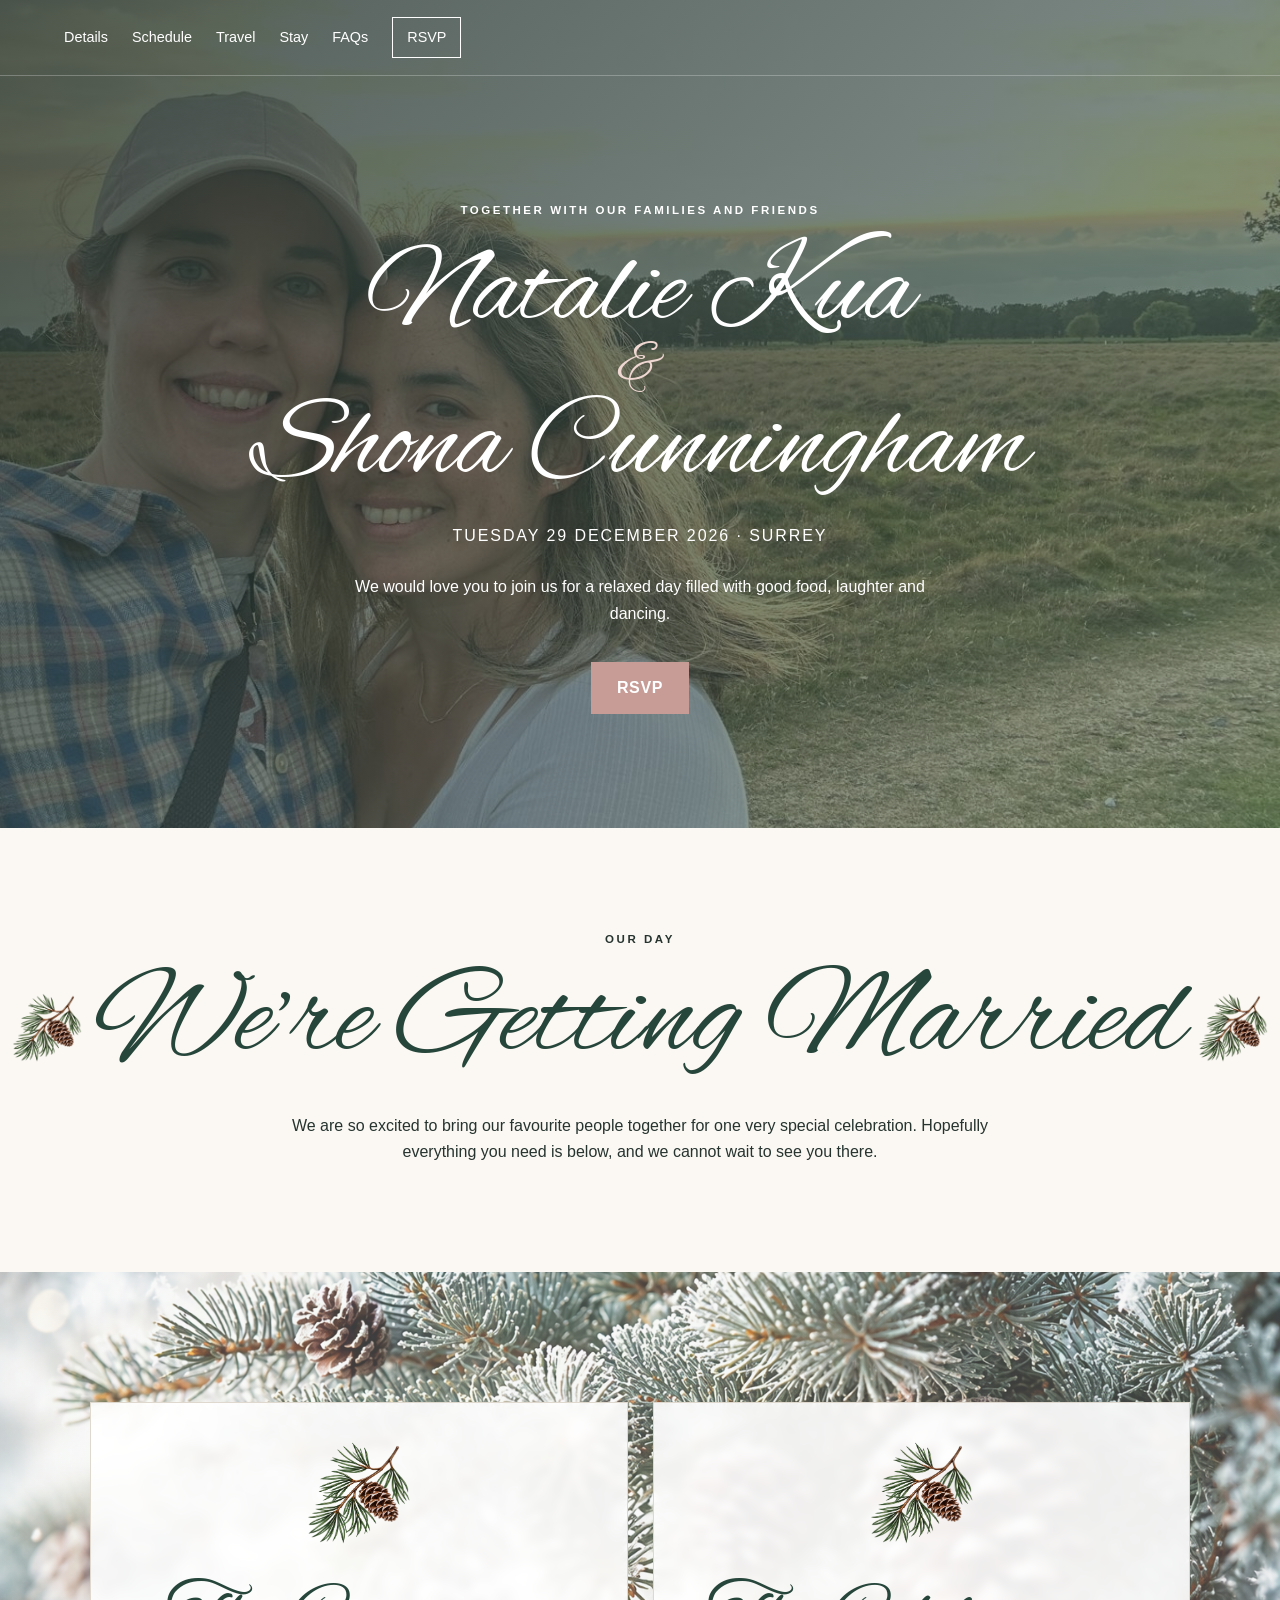
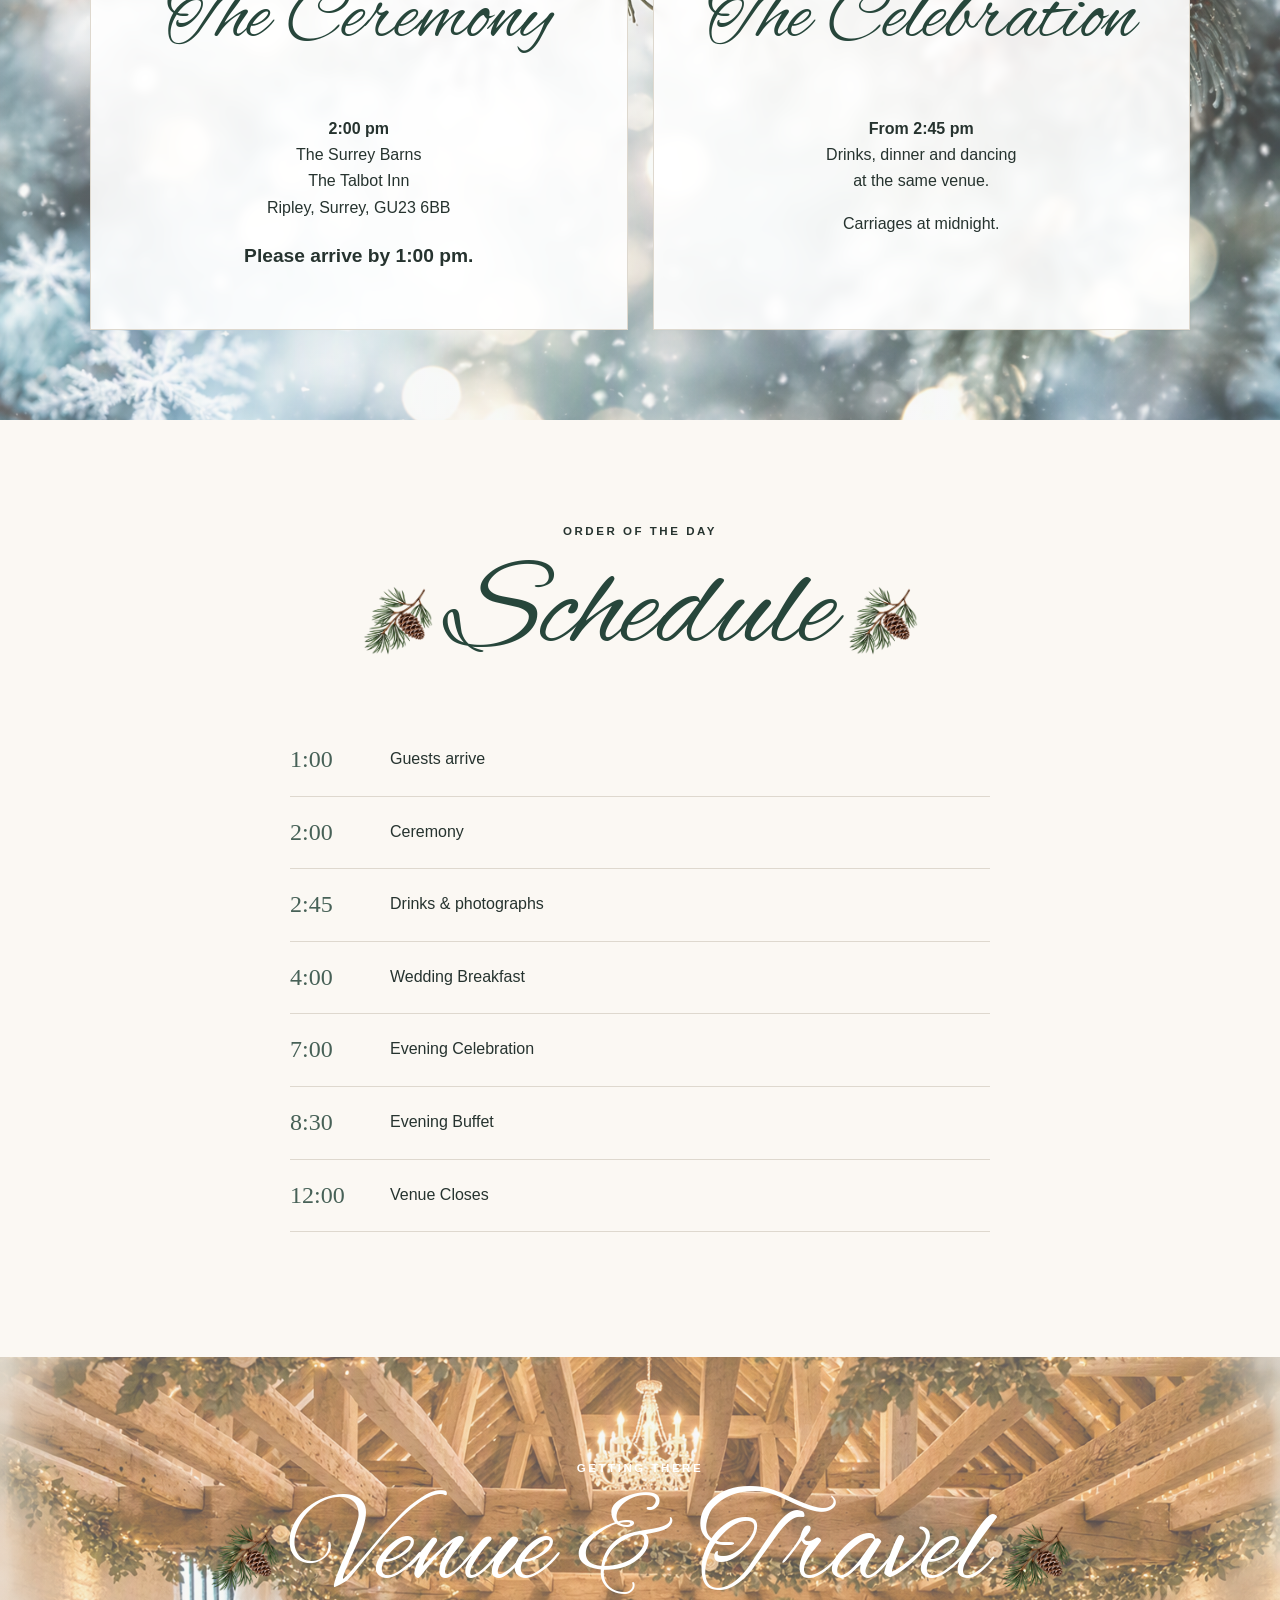
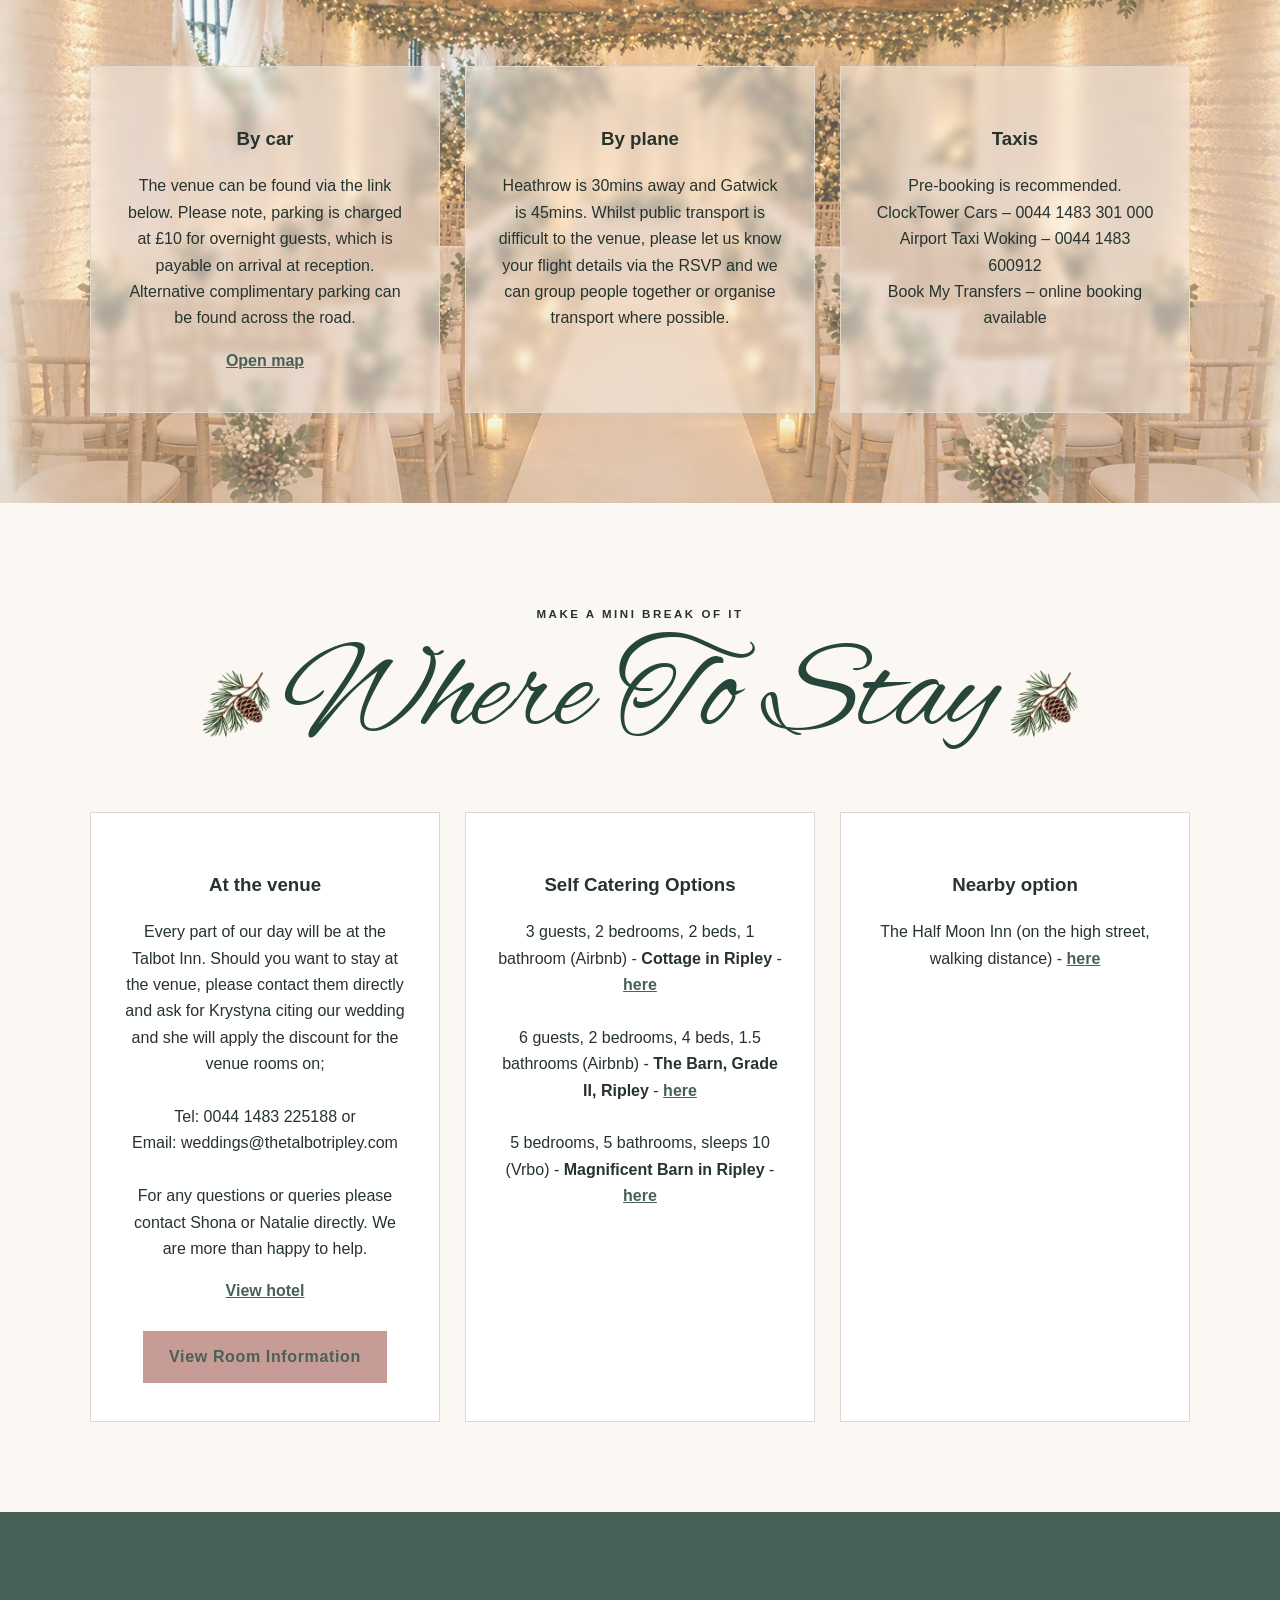
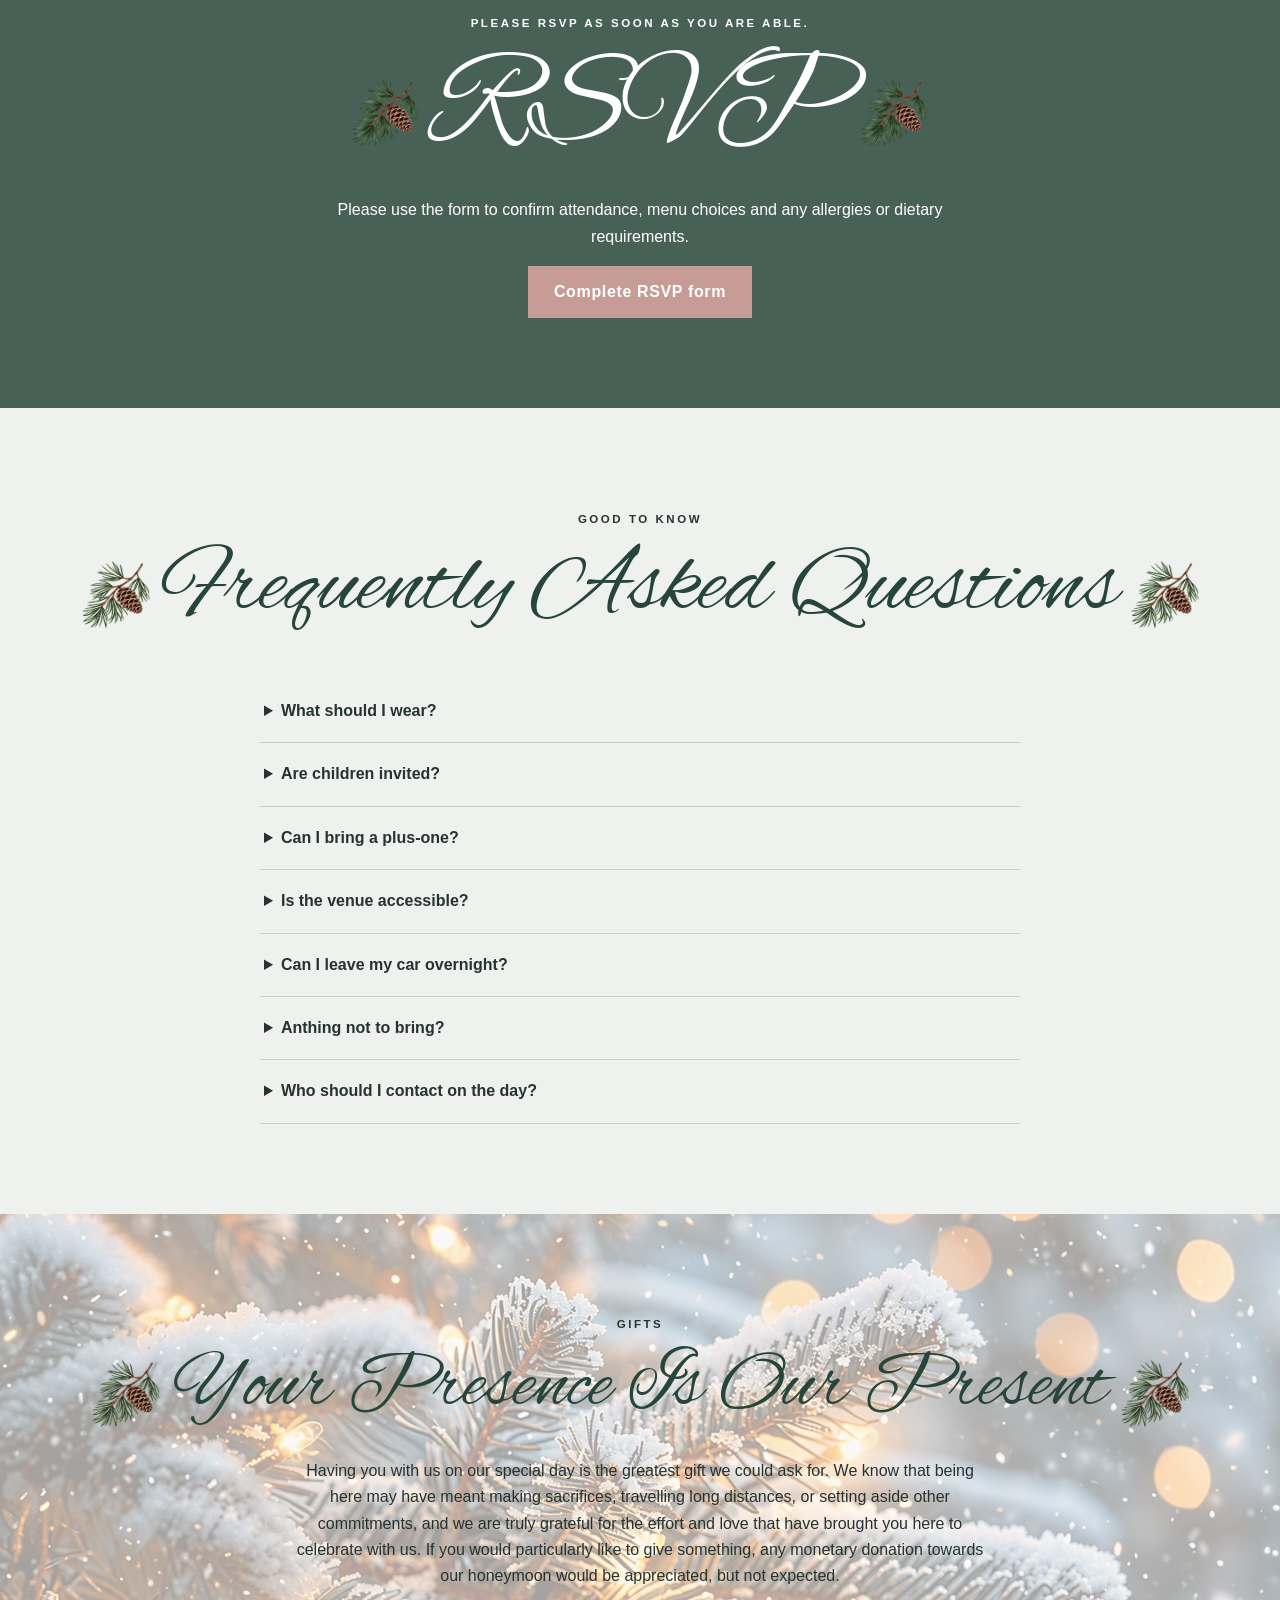
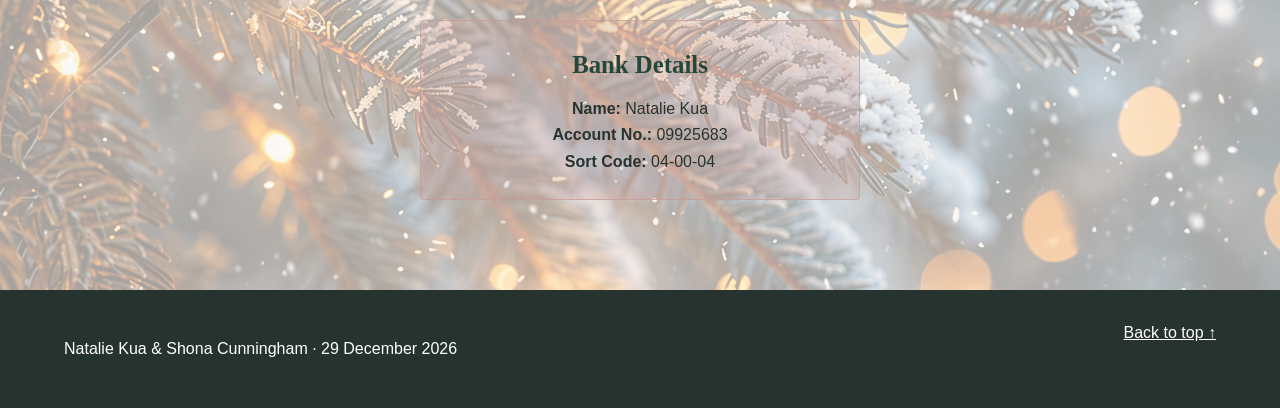
<file: index.html>
<!doctype html>
<html lang="en">
<head>
  <meta charset="utf-8">
  <meta name="viewport" content="width=device-width, initial-scale=1">
  <meta name="description" content="Wedding website for Natalie Kua and Shona Cunningham">
  <title>Natalie Kua & Shona Cunningham | Our Wedding</title>
  <link rel="preconnect" href="https://fonts.googleapis.com">
  <link rel="preconnect" href="https://fonts.gstatic.com" crossorigin>
  <link href="https://fonts.googleapis.com/css?family=Alex+Brush" rel="stylesheet">
  <link rel="stylesheet" href="styles.css">
</head>
<body>
  <header class="hero" id="home">
    <nav class="nav" aria-label="Main navigation">
      <button class="menu-button" aria-expanded="false" aria-controls="menu">Menu</button>
      <div id="menu" class="menu">
        <a href="#details">Details</a><a href="#schedule">Schedule</a><a href="#travel">Travel</a><a href="#stay">Stay</a><a href="#faq">FAQs</a><a class="nav-rsvp" href="#rsvp">RSVP</a>
      </div>
    </nav>
    <div class="hero-content">
      <p class="eyebrow">Together with our families and friends</p>
      <h1>Natalie Kua <span>&</span> Shona Cunningham</h1>
      <p class="date">Tuesday 29 December 2026 · Surrey</p>
      <p class="intro">We would love you to join us for a relaxed day filled with good food, laughter and dancing.</p>
      <a class="button primary" href="#rsvp">RSVP</a>
    </div>
  </header>

  <main>
	<section class="section welcome">
		<p class="eyebrow">Our day</p>
		<div class="schedule-title"><img class="schedule-pinecone" src="pinecone.png" alt=""><h2>We’re Getting Married</h2><img class="schedule-pinecone" src="pinecone.png" alt=""></div>
		<p>We are so excited to bring our favourite people together for one very special celebration. Hopefully everything you need is below, and we cannot wait to see you there.</p>
	</section>

	<section class="section tinted details-background" id="details">
	<div class="grid two">
		<article class="card"><img class="pinecone-icon" src="pinecone.png" alt=""><h2 class="winter-title">The Ceremony</h2><p><strong>2:00 pm</strong><br>The Surrey Barns<br>The Talbot Inn<br>Ripley, Surrey, GU23 6BB</p><p class="arrival-time">Please arrive by 1:00 pm.</p></article>
		<article class="card"><img class="pinecone-icon" src="pinecone.png" alt=""><h2 class="winter-title">The Celebration</h2><p><strong>From 2:45 pm</strong><br>Drinks, dinner and dancing<br>at the same venue.</p><p>Carriages at midnight.</p></article>
	</div>
	</section>

    <section class="section" id="schedule"><p class="eyebrow">Order of the day</p><div class="schedule-title"><img class="schedule-pinecone" src="pinecone.png" alt=""><h2>Schedule</h2><img class="schedule-pinecone" src="pinecone.png" alt=""></div>
      <div class="timeline">
        <div><time>1:00</time><p>Guests arrive</p></div><div><time>2:00</time><p>Ceremony</p></div><div><time>2:45</time><p>Drinks & photographs</p></div><div><time>4:00</time><p>Wedding Breakfast</p></div><div><time>7:00</time><p>Evening Celebration</p></div><div><time>8:30</time><p>Evening Buffet</p></div><div><time>12:00</time><p>Venue Closes</p></div>
      </div>
    </section>

    <section class="section tinted venue-background" id="travel"><p class="eyebrow">Getting there</p><div class="schedule-title venue-title"><img class="schedule-pinecone" src="pinecone.png" alt=""><h2>Venue & Travel</h2><img class="schedule-pinecone" src="pinecone.png" alt=""></div>
      <div class="grid three">
        <article class="info"><h3>By car</h3><p>The venue can be found via the link below. Please note, parking is charged at £10 for overnight guests, which is payable on arrival at reception. Alternative complimentary parking can be found across the road.</p><a href="https://www.google.com/maps/place/The+Talbot+Inn/@51.301319,-0.4917199,17z/data=!3m1!4b1!4m9!3m8!1s0x4875d91f69d232e7:0x730e98c4e39c1e89!5m2!4m1!1i2!8m2!3d51.301319!4d-0.489145!16s%2Fg%2F1thkr515?entry=ttu&g_ep=EgoyMDI2MDkyMy4wIKXMDSoASAFQAw%3D%3D" target="_blank" rel="noopener">Open map</a></article>
        <article class="info"><h3>By plane</h3><p>Heathrow is 30mins away and Gatwick is 45mins. Whilst public transport is difficult to the venue, please let us know your flight details via the RSVP and we can group people together or organise transport where possible.</p></article>
        <article class="info"><h3>Taxis</h3><p>Pre-booking is recommended.<br>ClockTower Cars – 0044 1483 301 000<br>Airport Taxi Woking – 0044 1483 600912<br>Book My Transfers – online booking available</p></article>
      </div>
    </section>

    <section class="section" id="stay"><p class="eyebrow">Make a mini break of it</p><div class="schedule-title"><img class="schedule-pinecone" src="pinecone.png" alt=""><h2>Where To Stay</h2><img class="schedule-pinecone" src="pinecone.png" alt=""></div>
      <div class="grid three">
        <article class="hotel"><h3>At the venue</h3><p>Every part of our day will be at the Talbot Inn. Should you want to stay at the venue, please contact them directly and ask for Krystyna citing our wedding and she will apply the discount for the venue rooms on;<br><br>Tel: 0044 1483 225188 or<br>Email: weddings@thetalbotripley.com<br><br>For any questions or queries please contact Shona or Natalie directly. We are more than happy to help.</p><a href="https://www.thetalbotripley.com/">View hotel</a><br><br><a class="button primary" href="Booking Bedrooms Information.png" target="_blank" rel="noopener noreferrer">View Room Information</a></article>
        <article class="hotel"><h3>Self Catering Options</h3><p>3 guests, 2 bedrooms, 2 beds, 1 bathroom (Airbnb) - <strong>Cottage in Ripley</strong> - <a href="https://www.airbnb.co.uk/rooms/48444565?adults=1&amp;search_mode=regular_search&amp;check_in=2026-10-12&amp;check_out=2026-10-17&amp;children=0&amp;infants=0&amp;pets=0&amp;source_impression_id=p3_1791283510_P3bq5tAaZskhREGz&amp;previous_page_section_name=1001&amp;federated_search_id=3cce7e11-edb4-4709-88c5-89ece3b76636" target="_blank" rel="noopener noreferrer">here</a><br><br>6 guests, 2 bedrooms, 4 beds, 1.5 bathrooms (Airbnb) - <strong>The Barn, Grade II, Ripley</strong> - <a href="https://www.airbnb.co.uk/rooms/1240461088246200144?adults=1&amp;search_mode=regular_search&amp;check_in=2026-10-17&amp;check_out=2026-10-22&amp;children=0&amp;infants=0&amp;pets=0&amp;source_impression_id=p3_1791283533_P3ZbaBsSHEoRqsiL&amp;previous_page_section_name=1001&amp;federated_search_id=3cce7e11-edb4-4709-88c5-89ece3b76636" target="_blank" rel="noopener noreferrer">here</a><br><br>5 bedrooms, 5 bathrooms, sleeps 10 (Vrbo) - <strong>Magnificent Barn in Ripley</strong> - <a href="https://www.vrbo.com/en-gb/p5390775vb?msockid=27b9644bcc4963fe02867288cd6f6294" target="_blank" rel="noopener noreferrer">here</a></p></article>
        <article class="hotel"><h3>Nearby option</h3><p>The Half Moon Inn (on the high street, walking distance) - <a href="https://thehalfmoonripley.co.uk/" target="_blank" rel="noopener noreferrer">here</a></p></article>
      </div>
    </section>

    <section class="section rsvp" id="rsvp"><p class="eyebrow">Please RSVP as soon as you are able.</p><div class="schedule-title"><img class="schedule-pinecone" src="pinecone.png" alt=""><h2>RSVP</h2><img class="schedule-pinecone" src="pinecone.png" alt=""></div><p>Please use the form to confirm attendance, menu choices and any allergies or dietary requirements.</p>
      <a class="button primary" href="rsvp.html">Complete RSVP form</a>
    </section>

	<section class="section tinted" id="faq">
	
		<p class="eyebrow">Good to know</p>
	
		<div class="schedule-title"><img class="schedule-pinecone" src="pinecone.png" alt=""><h2>Frequently Asked Questions</h2><img class="schedule-pinecone" src="pinecone.png" alt=""></div>
	
		<div class="accordions">
	
			<details>
				<summary>What should I wear?</summary>
				<p>Smart casual. We want you to feel comfortable, so wear whatever makes you feel your best and lets you celebrate and dance. The ceremony and reception are both located at The Talbot Inn, which will have heating. However, as it is the middle of winter, it may still be a bit chilly.</p>
			</details>
	
			<details>
				<summary>Are children invited?</summary>
				<p>While we love all the little ones in our lives, our wedding will be an adults only celebration. We are only able to accommodate children within our immediate family. We hope you understand and can still join us to celebrate!</p>
			</details>
	
			<details>
				<summary>Can I bring a plus-one?</summary>
				<p>Please refer to your invitation or contact us if you are unsure.</p>
			</details>
	
			<details>
				<summary>Is the venue accessible?</summary>
				<p>The ceremony and celebration has step-free access, accessible parking and accessible facilities.</p>
			</details>
	
			<details>
				<summary>Can I leave my car overnight?</summary>
				<p>Parking at the Talbot Inn is charged at £10 for overnight guests which is payable on arrival at reception. Alternative complimentary parking can be found across the road.</p>
			</details>

			<details>
				<summary>Anthing not to bring?</summary>
				<p>We kindly ask that you don't bring or throw confetti at the venue, as its use incurs a £300 charge. Thank you for understanding and helping us avoid the additional cost.</p>
			</details>
	
			<details>
				<summary>Who should I contact on the day?</summary>
				<p>Please contact Krystyna at The Talbot Inn on 0044 1483 225188 and she should be able to contact Natalie or Shona if they do not have their phones to hand.</p>
			</details>
	
		</div>
	
	</section>

    <section class="section gifts"><p class="eyebrow">Gifts</p><div class="schedule-title"><img class="schedule-pinecone" src="pinecone.png" alt=""><h2>Your Presence Is Our Present</h2><img class="schedule-pinecone" src="pinecone.png" alt=""></div><p>Having you with us on our special day is the greatest gift we could ask for. We know that being here may have meant making sacrifices, travelling long distances, or setting aside other commitments, and we are truly grateful for the effort and love that have brought you here to celebrate with us. If you would particularly like to give something, any monetary donation towards our honeymoon would be appreciated, but not expected.</p><div class="bank-details"><h3>Bank Details</h3><p><strong>Name:</strong> Natalie Kua<br><strong>Account No.:</strong> 09925683<br><strong>Sort Code:</strong> 04-00-04</p></div></section>
  </main>
  <footer><p>Natalie Kua & Shona Cunningham · 29 December 2026</p><a href="#home">Back to top ↑</a></footer>
  <script src="script.js"></script>
</body></html>
</file>
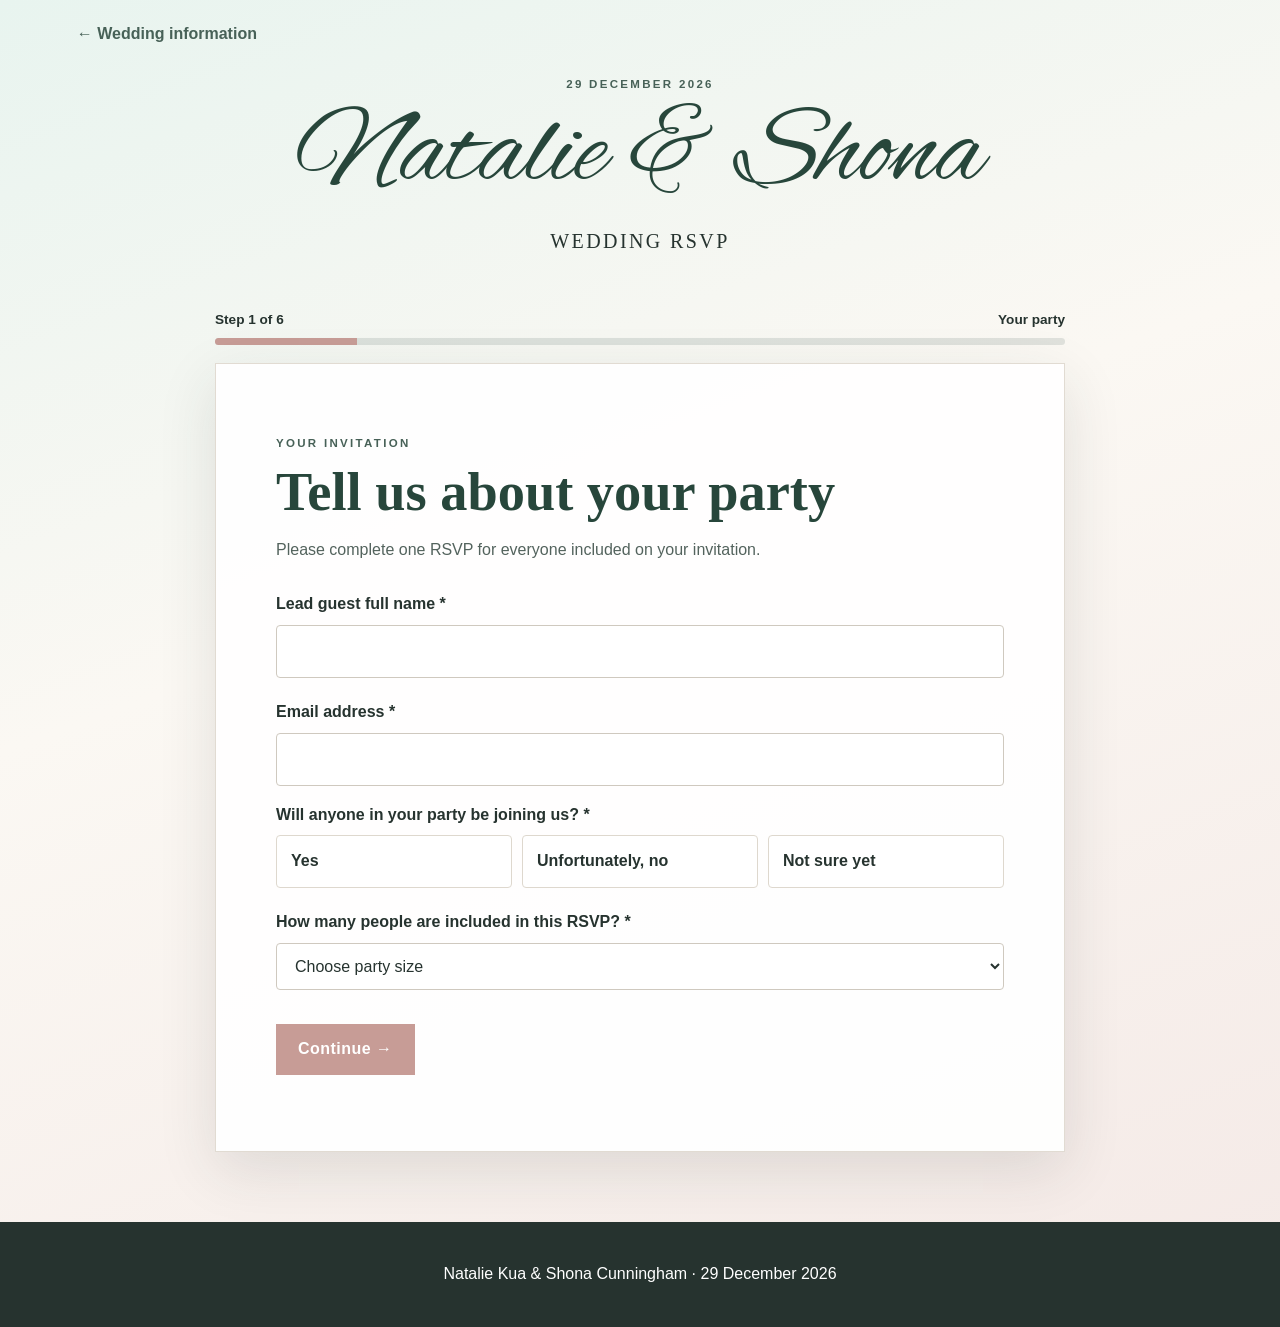
<file: rsvp.html>
<!doctype html>
<html lang="en"><head><meta charset="utf-8"><meta name="viewport" content="width=device-width,initial-scale=1"><meta name="description" content="Wedding RSVP for Natalie Kua and Shona Cunningham"><title>RSVP | Natalie &amp; Shona</title><link rel="preconnect" href="https://fonts.googleapis.com"><link rel="preconnect" href="https://fonts.gstatic.com" crossorigin><link href="https://fonts.googleapis.com/css?family=Alex+Brush" rel="stylesheet"><link rel="stylesheet" href="rsvp.css"></head><body>
<header class="rsvp-header"><a class="back-link" href="index.html">&larr; Wedding information</a><div class="rsvp-heading"><p class="eyebrow">29 December 2026</p><h1>Natalie &amp; Shona</h1><p class="subtitle">Wedding RSVP</p></div></header>
<main class="rsvp-shell"><div class="progress-wrap" aria-label="Form progress"><div class="progress-label"><span id="progressText">Step 1 of 6</span><span id="progressName">Your party</span></div><div class="progress-track"><div id="progressBar" class="progress-bar"></div></div></div>
<form id="rsvpForm" novalidate><input type="hidden" name="access_key" value="3cfac4fd-66cd-45a9-87a9-8e1ebefb11db"><input type="hidden" name="subject" value="New wedding RSVP for Natalie &amp; Shona"><input type="hidden" name="from_name" value="Natalie &amp; Shona Wedding Website"><input type="checkbox" name="botcheck" class="botcheck" tabindex="-1" autocomplete="off"><input type="hidden" name="rsvp_summary" id="rsvpSummary">
<section class="form-step active" data-step="party"><p class="kicker">Your invitation</p><h2>Tell us about your party</h2><p class="step-intro">Please complete one RSVP for everyone included on your invitation.</p><label for="leadName">Lead guest full name <span aria-hidden="true">*</span></label><input id="leadName" name="Lead guest" type="text" autocomplete="name" required><label for="leadEmail">Email address <span aria-hidden="true">*</span></label><input id="leadEmail" name="email" type="email" autocomplete="email" required><fieldset><legend>Will anyone in your party be joining us? <span aria-hidden="true">*</span></legend><div class="choice-grid three-choice"><label class="choice"><input type="radio" name="Party attendance" value="Yes" required><span>Yes</span></label><label class="choice"><input type="radio" name="Party attendance" value="Unfortunately no"><span>Unfortunately, no</span></label><label class="choice"><input type="radio" name="Party attendance" value="Not sure yet"><span>Not sure yet</span></label></div></fieldset><div id="partySizeWrap"><label for="partySize">How many people are included in this RSVP? <span aria-hidden="true">*</span></label><select id="partySize" name="Party size" required><option value="">Choose party size</option><option value="1">1 guest</option><option value="2">2 guests</option><option value="3">3 guests</option><option value="4">4 guests</option><option value="5">5 guests</option><option value="6">6 guests</option></select></div></section>
<section class="form-step" data-step="guests"><p class="kicker">Your guests</p><h2>Who is joining us?</h2><p class="step-intro">Add the details for each person on your invitation.</p><details class="menu-details"><summary>View wedding breakfast menu</summary><div class="menu-copy"><p><strong>Starter</strong><br>Roasted Tomato &amp; Pepper Soup, Balsamic</p><p><strong>Beef</strong><br>Roast Beef Fillet (6oz), Crispy Onion, Beef Jus, served with Seasonal Vegetables and Fondant Potato</p><p><strong>Vegetarian</strong><br>Stuffed Roasted Red Pepper, Couscous, Feta, Olive Crumb, Herb Oil</p><p><strong>Vegan</strong><br>Menu available on request</p><p><strong>Children's Menu</strong><br><strong>Starter:</strong> Cheesy Garlic Bread<br><strong>Main:</strong> Fresh Chicken Goujons, Chips, Garden Peas<br><strong>Dessert:</strong> Chocolate Brownie with Vanilla Ice Cream<br><em>Available as a small or large portion.</em></p><p><strong>Dessert</strong><br>Sticky Toffee Pudding, Toffee Sauce, Vanilla Ice Cream</p></div></details><div id="guestContainer"></div></section>
<section class="form-step" data-step="stay"><p class="kicker">Accommodation</p><h2>Where are you likely to stay?</h2><p class="step-intro">Don't worry if you haven't decided yet. This simply helps us understand everyone's plans.</p><div class="choice-grid stacked"><label class="choice"><input type="radio" name="Accommodation" value="The Talbot Inn" required><span>The Talbot Inn</span></label><label class="choice"><input type="radio" name="Accommodation" value="Self-Catering"><span>Self-Catering</span></label><label class="choice"><input type="radio" name="Accommodation" value="The Half Moon Inn"><span>The Half Moon Inn</span></label><label class="choice"><input type="radio" name="Accommodation" value="Friends or family"><span>Friends / Family</span></label><label class="choice"><input type="radio" name="Accommodation" value="Somewhere else"><span>Somewhere else</span></label><label class="choice"><input type="radio" name="Accommodation" value="Not decided yet"><span>Not decided yet</span></label></div></section>
<section class="form-step" data-step="travel"><p class="kicker">Travel</p><h2>How are you travelling?</h2><fieldset><legend>Are you travelling by air? <span aria-hidden="true">*</span></legend><div class="choice-grid three-choice"><label class="choice"><input type="radio" name="Travelling by air" value="Yes" required><span>Yes</span></label><label class="choice"><input type="radio" name="Travelling by air" value="No"><span>No</span></label><label class="choice"><input type="radio" name="Travelling by air" value="Not decided yet"><span>Not decided yet</span></label></div></fieldset><div id="flightFields" class="conditional-panel" hidden><h3>Flight details</h3><div class="two-column"><div><label for="departureAirport">Departure airport</label><input id="departureAirport" name="Departure airport" type="text"></div><div><label for="arrivalAirport">Arrival airport</label><input id="arrivalAirport" name="Arrival airport" type="text"></div><div><label for="airline">Airline</label><input id="airline" name="Airline" type="text"></div><div><label for="flightNumber">Flight number</label><input id="flightNumber" name="Flight number" type="text"></div><div><label for="arrivalDate">Arrival date</label><input id="arrivalDate" name="Arrival date" type="date"></div><div><label for="arrivalTime">Arrival time</label><input id="arrivalTime" name="Arrival time" type="time"></div></div></div><fieldset><legend>Would you like us to try to coordinate onward transport with guests arriving at a similar time?</legend><div class="choice-grid stacked"><label class="choice"><input type="radio" name="Coordinate transport" value="Yes please"><span>Yes, please</span></label><label class="choice"><input type="radio" name="Coordinate transport" value="No thank you"><span>No, thank you</span></label><label class="choice"><input type="radio" name="Coordinate transport" value="Not sure yet"><span>Not sure yet</span></label></div></fieldset></section>
<section class="form-step" data-step="final"><p class="kicker">Nearly there</p><h2>Anything else?</h2><label for="otherInfo">Is there anything else you would like Natalie &amp; Shona to know?</label><textarea id="otherInfo" name="Other information" rows="7"></textarea></section>
<section class="form-step" data-step="review"><p class="kicker">Check your answers</p><h2>Review your RSVP</h2><p class="step-intro">Please check the details below before submitting.</p><div id="reviewContent" class="review-content"></div><label class="consent"><input type="checkbox" id="privacyConsent" required><span>I agree that the information submitted may be used by Natalie and Shona to organise the wedding.</span></label><p class="privacy-note">Please avoid entering unnecessary sensitive information. Dietary and travel details will be used only for wedding planning.</p></section>
<div class="form-actions"><button type="button" id="backBtn" class="button secondary" hidden>&larr; Back</button><button type="button" id="nextBtn" class="button primary">Continue &rarr;</button><button type="submit" id="submitBtn" class="button primary" hidden>Submit RSVP</button></div><p id="formMessage" class="form-message" role="status" aria-live="polite"></p></form></main><footer><p>Natalie Kua &amp; Shona Cunningham &middot; 29 December 2026</p></footer><script src="rsvp.js"></script></body></html>
</file>
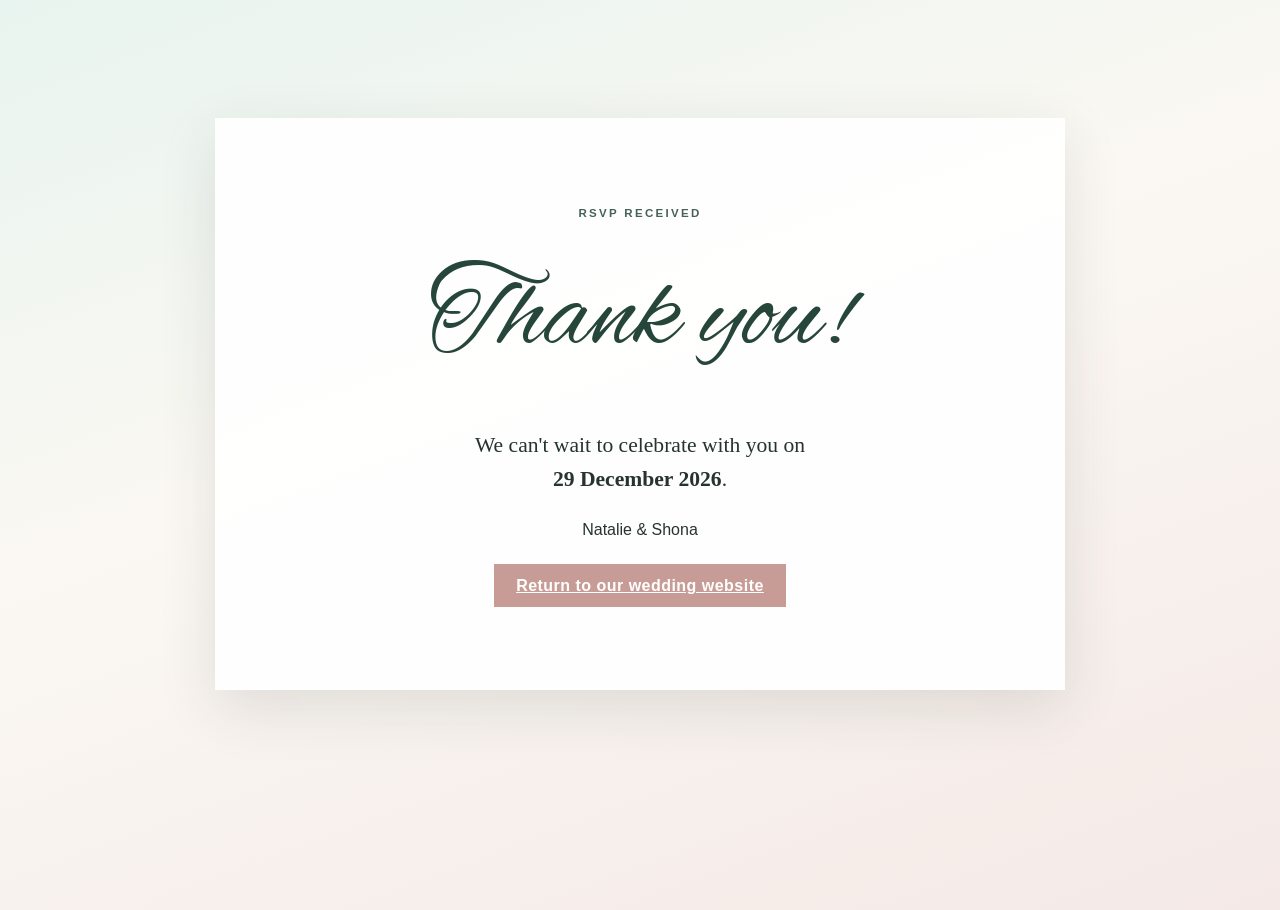
<file: thank-you.html>
<!doctype html>
<html lang="en">
<head>
  <meta charset="utf-8">
  <meta name="viewport" content="width=device-width, initial-scale=1">
  <title>Thank You | Natalie & Shona</title>
  <link rel="preconnect" href="https://fonts.googleapis.com">
  <link href="https://fonts.googleapis.com/css?family=Alex+Brush" rel="stylesheet">
  <link rel="stylesheet" href="rsvp.css">
</head>
<body>
  <main class="rsvp-shell" style="padding-top:12vh">
    <section style="background:rgba(255,255,255,.94);padding:clamp(35px,8vw,75px);text-align:center;box-shadow:var(--shadow)">
      <p class="eyebrow">RSVP received</p>
      <h1 style="font-family:'Alex Brush',cursive;font-size:clamp(4rem,10vw,7rem);font-weight:400;color:#27463b;margin:10px 0">Thank you!</h1>
      <p style="font-family:Georgia,serif;font-size:1.35rem">We can't wait to celebrate with you on<br><strong>29 December 2026</strong>.</p>
      <p>Natalie &amp; Shona</p>
      <p style="margin-top:32px"><a class="button primary" href="index.html">Return to our wedding website</a></p>
    </section>
  </main>
</body>
</html>
</file>
<file: styles.css>
:root{--cream:#fbf8f3;--green:#476157;--dark:#26332f;--rose:#c79c96;--white:#fff;--line:#ded8ce}*{box-sizing:border-box}html{scroll-behavior:smooth}body{margin:0;color:var(--dark);background:var(--cream);font-family:Inter,sans-serif;line-height:1.65}.hero{min-height:92vh;background:linear-gradient(135deg,rgba(38,51,47,.80),rgba(71,97,87,.55)),url('hero-placeholder.jpg') center/cover;display:flex;flex-direction:column;color:white}.nav{height:76px;display:flex;align-items:center;justify-content:space-between;padding:0 5%;border-bottom:1px solid rgba(255,255,255,.25)}.brand{color:white;text-decoration:none;font:600 1.7rem 'Cormorant Garamond',serif}.menu{display:flex;align-items:center;gap:24px}.menu a{color:white;text-decoration:none;font-size:.9rem}.nav-rsvp{border:1px solid white;padding:8px 14px}.menu-button{display:none;background:none;border:1px solid white;color:white;padding:8px 12px}.hero-content{margin:auto;text-align:center;max-width:820px;padding:50px 20px}.eyebrow{text-transform:uppercase;letter-spacing:.22em;font-size:.72rem;font-weight:600}.hero h1,.section h2{font-family:'Cormorant Garamond',serif;font-weight:600}.hero h1{font-size:clamp(3.4rem,9vw,7.5rem);line-height:.86;margin:25px 0}.hero h1 span{display:block;font-size:.55em;color:#efd7d2}.date{letter-spacing:.12em;text-transform:uppercase}.intro{max-width:620px;margin:25px auto 35px}.button{display:inline-block;padding:13px 26px;text-decoration:none;font-weight:600;letter-spacing:.04em}.primary{background:var(--rose);color:white}.section{padding:90px 7%;text-align:center}.section>p{max-width:700px;margin-left:auto;margin-right:auto}.section h2{font-size:clamp(2.4rem,5vw,4rem);margin:8px 0 30px}.tinted{background:#eef1ee}.grid{display:grid;gap:25px;max-width:1100px;margin:40px auto 0}.two{grid-template-columns:repeat(2,1fr)}.three{grid-template-columns:repeat(3,1fr)}.card,.info,.hotel{background:var(--white);padding:38px 30px;border:1px solid var(--line)}.icon{font-size:2rem;color:var(--rose)}.info a,.hotel a{color:var(--green);font-weight:600}.timeline{max-width:700px;margin:35px auto;text-align:left}.timeline div{display:grid;grid-template-columns:100px 1fr;border-bottom:1px solid var(--line);padding:16px 0}.timeline time{font-family:'Cormorant Garamond',serif;font-size:1.5rem;color:var(--green)}.timeline p{margin:6px 0}.rsvp{background:var(--green);color:white}.small{font-size:.8rem;opacity:.8}.accordions{max-width:760px;margin:auto;text-align:left}details{border-bottom:1px solid #c7d0cb;padding:18px 4px}summary{font-weight:600;cursor:pointer}footer{padding:30px 5%;background:var(--dark);color:white;display:flex;justify-content:space-between}footer a{color:white}@media(max-width:750px){.menu-button{display:block}.menu{display:none;position:absolute;top:76px;left:0;right:0;background:var(--dark);padding:24px;flex-direction:column}.menu.open{display:flex}.two,.three{grid-template-columns:1fr}.section{padding:65px 6%}.hero h1{font-size:4rem}footer{display:block;text-align:center}}

/* Ceremony and celebration background */

.details-background {
    background-image:
        linear-gradient(
            rgba(238, 241, 238, 0.25),
            rgba(238, 241, 238, 0.25)
        ),
        url("./ceremony-background.jpg");

    background-position: center;
    background-size: cover;
    background-repeat: no-repeat;
}


/* Frosted ceremony and celebration cards */

.details-background .card {
    background: rgba(255, 255, 255, 0.91);
    backdrop-filter: blur(4px);
    -webkit-backdrop-filter: blur(4px);
}


/* Pinecone illustration above the titles */

.pinecone-icon {
    display: block;
    width: 105px;
    height: 105px;
    object-fit: contain;
    margin: 0 auto 4px;
}

/* Names opening titles */


.hero h1 {
font-family: "Alex Brush", cursive;
color: white;
font-weight: 400;
}


/* Calligraphy titles */

.section h2.winter-title {
font-family: "Alex Brush", cursive;
color: #27463b;
font-size: 5rem;
font-weight: 400;
}


/* Venue background image */

/* Venue background image */
.venue-background {
    background:
        linear-gradient(
            rgba(238, 241, 238, 0.3),
            rgba(238, 241, 238, 0.3)
        ),
        url("venue-background.jpg")
        center center / cover no-repeat !important;
}

/* Venue & Travel title */
.venue-background .venue-title h2 {
	font-family: "Alex Brush", cursive !important;
	color: #FFFFFF !important;
	font-size: 8rem;
	font-weight: 400;
	white-space: nowrap;
	margin: 8px 0 20px;
}

/* Keep Getting There white */
.section.venue-background > .eyebrow {
    color: white !important;
}

/* Translucent travel boxes */
.venue-background .info {
    background: rgba(255, 255, 255, 0.4);
    backdrop-filter: blur(4px);
    -webkit-backdrop-filter: blur(4px);
}


/* Schedule title with pinecones */

.schedule-title {
    display: flex;
    align-items: center;
    justify-content: center;
    gap: 12px;
}

.schedule-title h2 {
	font-family: "Alex Brush", cursive !important;
	color: #27463b;
	font-size: 8rem;
	font-weight: 400;
	line-height: 0.85;
	text-align: center;
	margin: 8px 0 20px;
}

.welcome .schedule-title h2 {
	font-size: 8rem;
	white-space: nowrap;
}

.schedule-title .schedule-pinecone {
	width: 70px;
	height: 70px;
	object-fit: contain;
	flex-shrink: 0;
}

.rsvp .schedule-title h2 {
color: white;
}

/* FAQ section - force everything to stack vertically */
#faq {
    display: block !important;
}

/* FAQ decorative title */
#faq .schedule-title {
    display: flex;
    align-items: center;
    justify-content: center;
    width: 100%;
}

/* Smaller FAQ title */
#faq .schedule-title h2 {
    font-size: 6rem;
    white-space: nowrap;
}

/* Questions underneath the title */
#faq .accordions {
    display: block !important;
    width: 100%;
    max-width: 760px;
    margin: 30px auto 0 !important;
    text-align: left;
    clear: both;
}

.gifts .schedule-title h2 {
font-family: "Alex Brush", cursive !important;
font-size: 5rem;
font-weight: 500;
}

.gifts {
background:
linear-gradient(
rgba(251, 248, 243, 0.65),
rgba(251, 248, 243, 0.65)
),
url("gifts-background.jpg")
center center / cover no-repeat;
}
/* Emphasise ceremony arrival time */
.arrival-time {
    font-size: 1.2rem;
    font-weight: 700;
}

/* Rose-tinted bank details box */
.bank-details {
    max-width: 440px;
    margin: 30px auto 0;
    padding: 24px 28px;
    background: rgba(199, 156, 150, 0.28);
    border: 1px solid rgba(199, 156, 150, 0.75);
    border-radius: 4px;
    text-align: center;
}
.bank-details h3 {
    margin: 0 0 10px;
    color: #27463b;
    font-family: 'Cormorant Garamond', serif;
    font-size: 1.55rem;
}
.bank-details p {
    margin: 0;
}

/* Mobile layout refinements */
@media (max-width: 750px) {
    html, body {
        width: 100%;
        max-width: 100%;
        overflow-x: hidden;
    }

    body {
        text-align: center;
    }

    /* Keep both people visible in the hero photograph on narrow screens. */
    .hero {
        min-height: 100svh;
        background-image:
            linear-gradient(135deg, rgba(38,51,47,.80), rgba(71,97,87,.55)),
            url('hero-placeholder.jpg');
        background-size: auto 100%;
        background-position: 31% center;
        background-repeat: no-repeat;
        background-color: var(--dark);
    }

    .nav {
        height: 64px;
        padding: 0 20px;
        justify-content: flex-end;
    }

    .menu-button {
        display: block;
        margin-left: auto;
    }

    .menu {
        top: 64px;
        text-align: center;
        align-items: center;
        z-index: 20;
    }

    .menu a {
        width: 100%;
        text-align: center;
        padding: 7px 0;
    }

    .hero-content {
        width: 100%;
        max-width: 100%;
        margin: auto;
        padding: 45px 22px 55px;
        text-align: center;
    }

    .hero h1 {
        font-size: clamp(3.1rem, 17vw, 4.8rem);
        line-height: .88;
        margin: 20px auto;
        overflow-wrap: normal;
    }

    .eyebrow,
    .date,
    .intro {
        text-align: center;
        margin-left: auto;
        margin-right: auto;
    }

    .date {
        font-size: .86rem;
        letter-spacing: .09em;
    }

    .intro {
        max-width: 92%;
    }

    .section {
        width: 100%;
        padding: 55px 20px;
        text-align: center;
    }

    .section > p {
        width: 100%;
        max-width: 680px;
        margin-left: auto;
        margin-right: auto;
        text-align: center;
    }

    .grid,
    .accordions,
    .timeline {
        width: 100%;
        max-width: 100%;
        margin-left: auto;
        margin-right: auto;
    }

    .card,
    .info,
    .hotel {
        width: 100%;
        padding: 28px 20px;
        text-align: center;
    }

    .timeline {
        text-align: left;
    }

    .timeline div {
        grid-template-columns: 78px minmax(0, 1fr);
        gap: 8px;
    }

    .schedule-title {
        width: 100%;
        gap: 7px;
        flex-wrap: nowrap;
        justify-content: center;
    }

    .schedule-title h2,
    .welcome .schedule-title h2,
    .venue-background .venue-title h2,
    #faq .schedule-title h2,
    .gifts .schedule-title h2,
    .section h2.winter-title {
        font-size: clamp(2.5rem, 13vw, 4.25rem) !important;
        line-height: .95;
        white-space: normal !important;
        overflow-wrap: anywhere;
        text-align: center;
        margin: 8px 0 18px;
    }

    .schedule-title .schedule-pinecone {
        width: 42px;
        height: 42px;
    }

    .pinecone-icon {
        width: 78px;
        height: 78px;
    }

    #faq .accordions {
        margin: 20px auto 0 !important;
        text-align: left;
    }

    .bank-details {
        width: 100%;
        max-width: 390px;
        margin: 25px auto 0;
        padding: 20px 16px;
    }

    .button {
        max-width: 100%;
    }

    footer {
        display: block;
        text-align: center;
        padding: 25px 18px;
    }
}

/* Extra-small phones */
@media (max-width: 390px) {
    .hero {
        background-position: 29% center;
    }

    .hero h1 {
        font-size: clamp(2.8rem, 16vw, 3.8rem);
    }

    .schedule-title h2,
    .welcome .schedule-title h2,
    .venue-background .venue-title h2,
    #faq .schedule-title h2,
    .gifts .schedule-title h2,
    .section h2.winter-title {
        font-size: clamp(2.25rem, 12vw, 3.4rem) !important;
    }

    .schedule-title .schedule-pinecone {
        width: 34px;
        height: 34px;
    }
}
</file>
<file: rsvp.css>
:root{--cream:#fbf8f3;--green:#476157;--dark:#26332f;--rose:#c79c96;--white:#fff;--line:#ded8ce;--mist:#eef1ee;--shadow:0 18px 55px rgba(38,51,47,.12)}
*{box-sizing:border-box}html{scroll-behavior:smooth}body{margin:0;color:var(--dark);background:linear-gradient(160deg,#e8f4ef 0%,var(--cream) 42%,#f4e9e6 100%);font-family:Inter,Arial,sans-serif;line-height:1.55;min-height:100vh}.rsvp-header{padding:22px 6% 12px}.back-link{color:var(--green);font-weight:700;text-decoration:none}.rsvp-heading{text-align:center;padding:18px 20px 10px}.rsvp-heading h1{font-family:"Alex Brush",cursive;font-size:clamp(3.8rem,9vw,7rem);font-weight:400;line-height:.9;margin:8px 0;color:#27463b}.eyebrow,.kicker{text-transform:uppercase;letter-spacing:.2em;font-size:.72rem;font-weight:800;color:var(--green)}.subtitle{font-family:Georgia,serif;font-size:1.25rem;letter-spacing:.12em;text-transform:uppercase}.rsvp-shell{width:min(850px,92%);margin:10px auto 70px}.progress-wrap{margin:0 0 18px}.progress-label{display:flex;justify-content:space-between;font-size:.85rem;font-weight:700;margin-bottom:7px}.progress-track{height:7px;background:rgba(71,97,87,.15);border-radius:20px;overflow:hidden}.progress-bar{height:100%;width:16.67%;background:var(--rose);transition:width .3s ease}form{background:rgba(255,255,255,.93);border:1px solid rgba(222,216,206,.9);box-shadow:var(--shadow);padding:clamp(28px,6vw,60px)}.form-step{display:none}.form-step.active{display:block;animation:fade .25s ease}@keyframes fade{from{opacity:0;transform:translateY(6px)}to{opacity:1;transform:none}}h2{font-family:Georgia,serif;color:#27463b;font-size:clamp(2rem,5vw,3.4rem);line-height:1.05;margin:6px 0 16px}.step-intro{color:#53635d;margin:0 0 30px}label,legend{display:block;font-weight:750;margin:22px 0 8px}legend{padding:0}fieldset{border:0;padding:0;margin:17px 0}input,select,textarea{width:100%;border:1px solid #cfc9bf;border-radius:4px;background:#fff;color:var(--dark);padding:13px 14px;font:inherit}input:focus,select:focus,textarea:focus{outline:3px solid rgba(199,156,150,.3);border-color:var(--rose)}.choice-grid{display:grid;gap:10px}.three-choice{grid-template-columns:repeat(3,1fr)}.stacked{grid-template-columns:1fr}.choice{margin:0;position:relative}.choice input{position:absolute;opacity:0;width:1px;height:1px}.choice span{display:block;border:1px solid var(--line);padding:13px 14px;background:#fff;border-radius:4px;cursor:pointer;font-weight:600}.choice input:checked+span{background:var(--green);color:#fff;border-color:var(--green)}.choice input:focus+span{outline:3px solid rgba(199,156,150,.35)}.guest-card{border-top:4px solid var(--rose);background:var(--cream);padding:22px;margin:0 0 22px}.guest-card h3,.conditional-panel h3{font-family:Georgia,serif;font-size:1.5rem;color:#27463b;margin:0 0 10px}.two-column{display:grid;grid-template-columns:1fr 1fr;gap:0 18px}.conditional-panel{background:var(--mist);padding:22px;margin:22px 0}.form-actions{display:flex;justify-content:space-between;gap:12px;margin-top:34px}.button{border:0;padding:13px 22px;font:inherit;font-weight:800;letter-spacing:.03em;cursor:pointer}.primary{background:var(--rose);color:#fff}.secondary{background:transparent;color:var(--green);border:1px solid var(--green)}.button:disabled{opacity:.55;cursor:not-allowed}.review-group{border-bottom:1px solid var(--line);padding:16px 0}.review-group h3{font-family:Georgia,serif;color:#27463b;margin:0 0 8px}.review-row{display:grid;grid-template-columns:minmax(130px,38%) 1fr;gap:12px;margin:5px 0}.review-label{font-weight:750}.consent{display:flex;gap:10px;align-items:flex-start;margin-top:26px}.consent input{width:auto;margin-top:5px}.consent span{font-weight:600}.privacy-note{font-size:.83rem;color:#66746f}.form-message{font-weight:700;margin:16px 0 0}.error-notice{color:#9d2c2c}.botcheck{display:none!important}footer{text-align:center;background:var(--dark);color:#fff;padding:24px}.decline-note{background:var(--mist);padding:20px;border-left:4px solid var(--rose)}
@media(max-width:650px){.three-choice,.two-column{grid-template-columns:1fr}.rsvp-header{padding-top:16px}.rsvp-shell{width:94%}form{padding:28px 20px}.form-actions{align-items:stretch}.button{flex:1}.review-row{grid-template-columns:1fr;gap:0}.rsvp-heading h1{font-size:4rem}}
</file>
